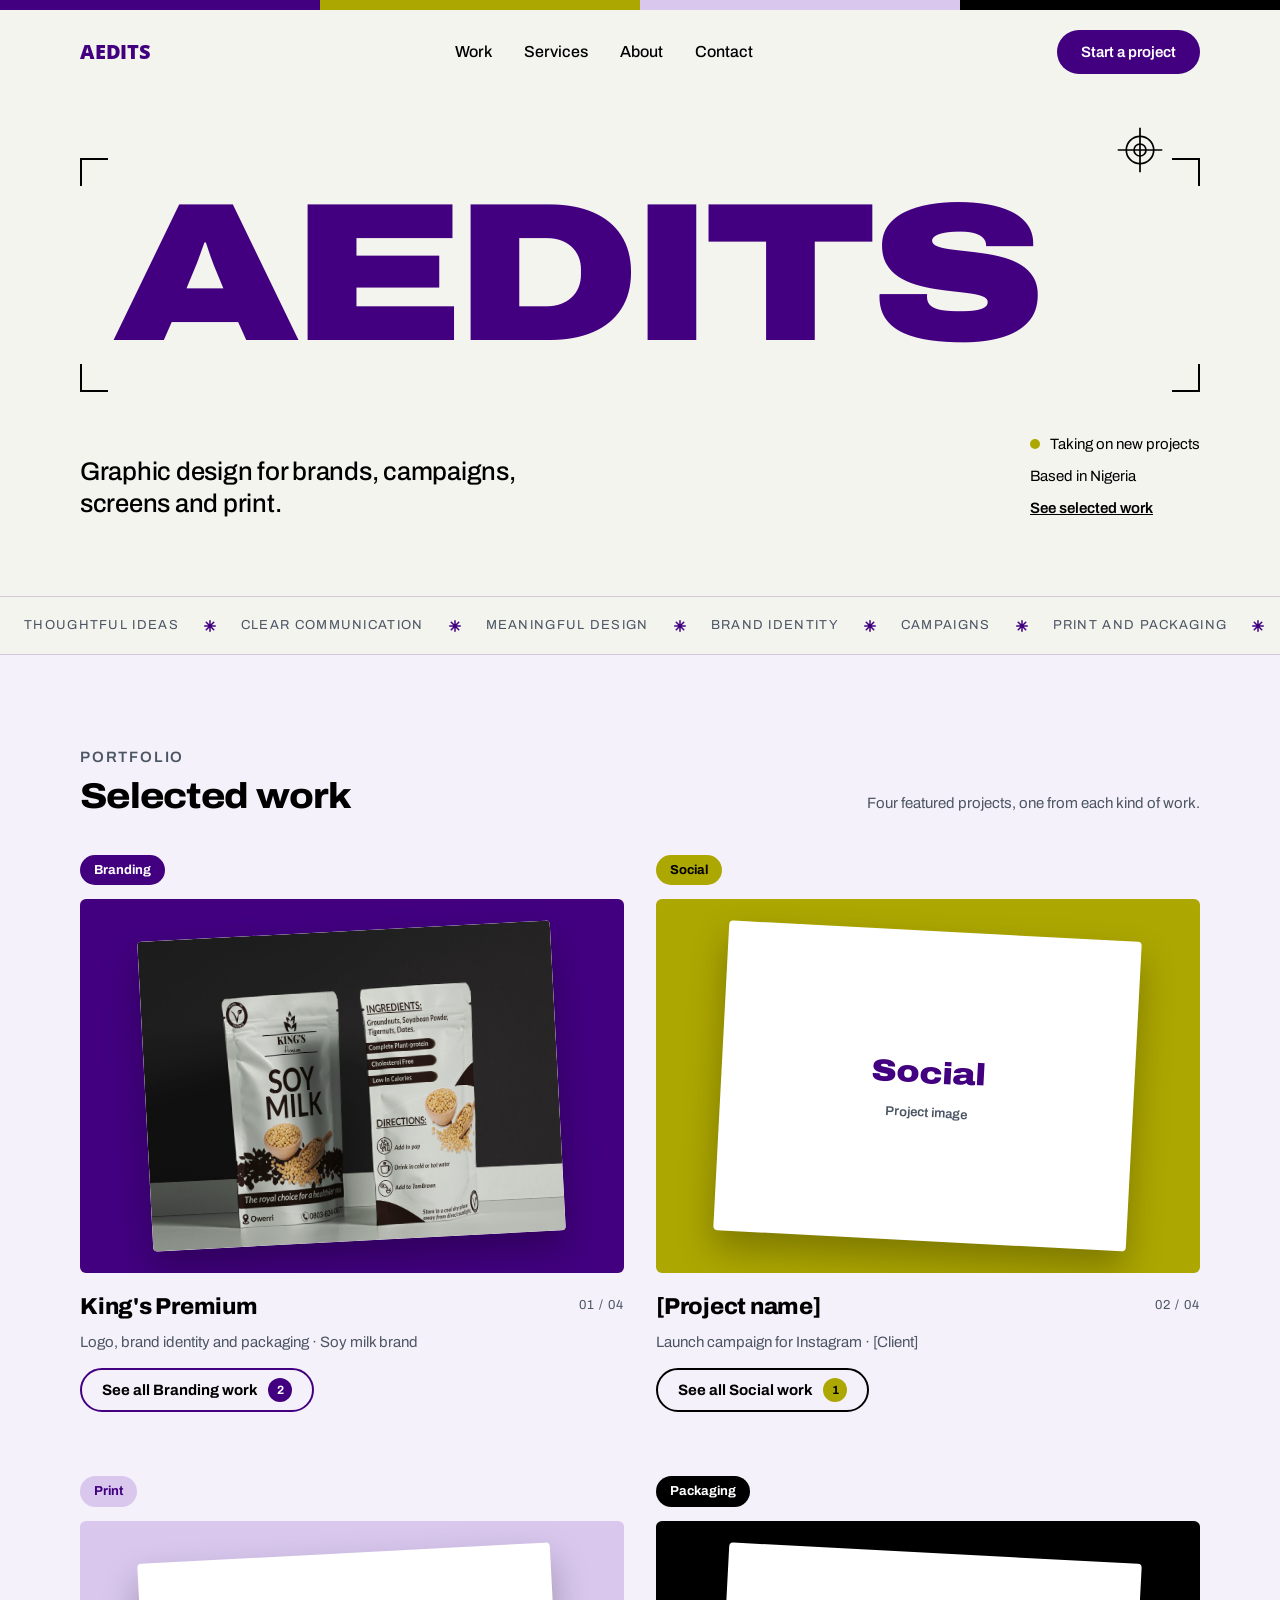
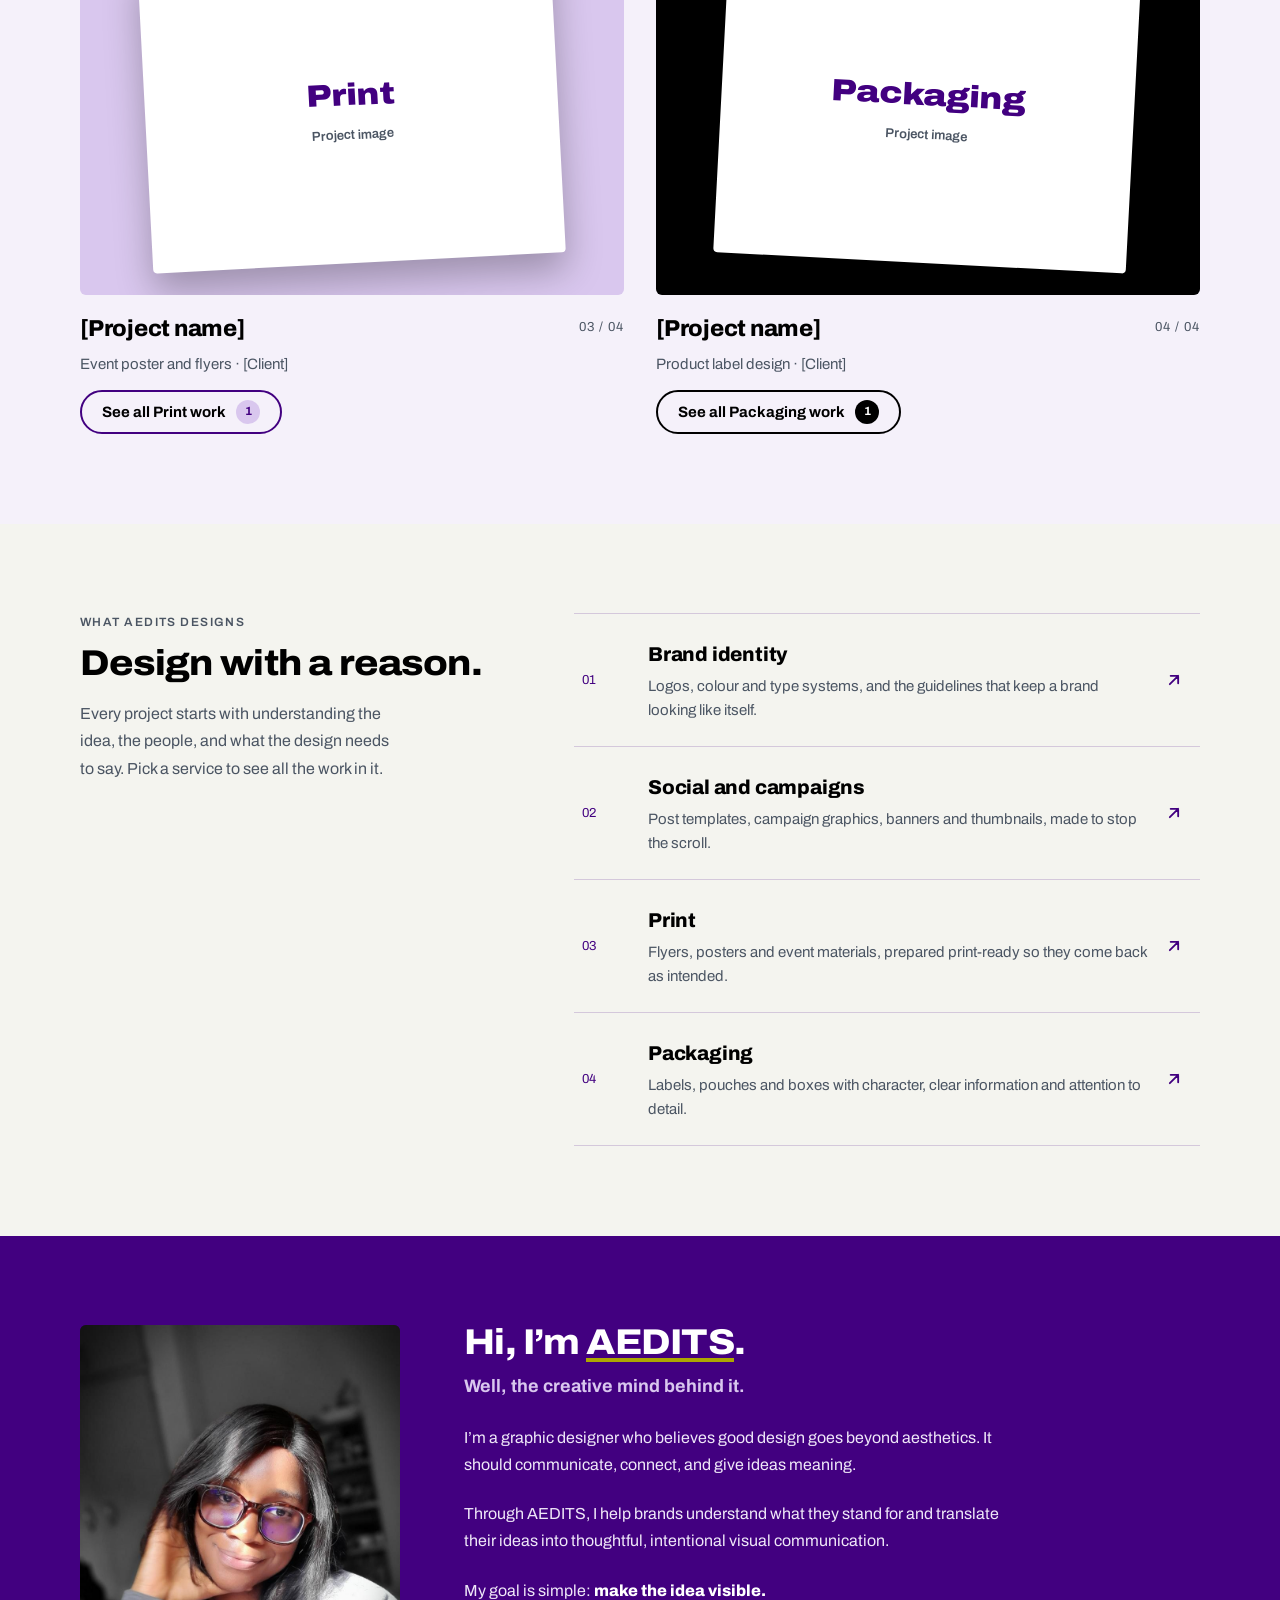
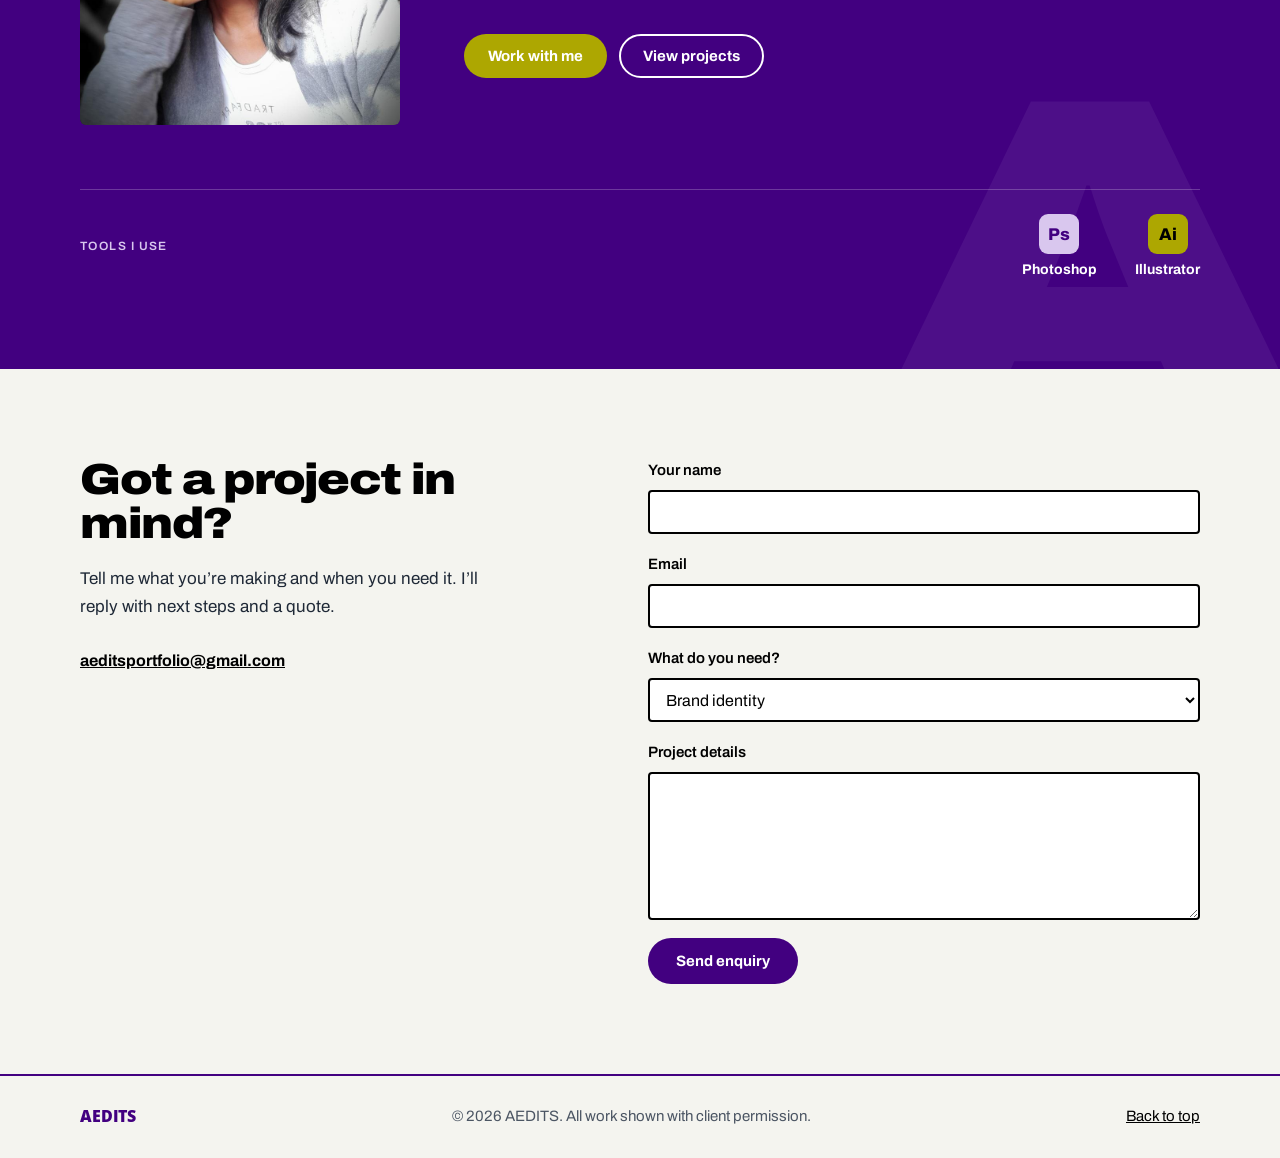
<file: index.html>
<!doctype html>
<html lang="en">
<head>
<meta charset="utf-8">
<meta name="viewport" content="width=device-width, initial-scale=1, viewport-fit=cover">
<title>AEDITS · Graphic design</title>
<meta name="description" content="AEDITS is a graphic design studio in Nigeria for brands, campaigns, screens and print.">
<meta property="og:title" content="AEDITS · Graphic design">
<meta property="og:description" content="Graphic design for brands, campaigns, screens and print.">
<meta name="theme-color" content="#420080">
<link rel="icon" href="data:image/svg+xml,%3Csvg xmlns='http://www.w3.org/2000/svg' viewBox='0 0 64 64'%3E%3Crect width='64' height='64' rx='12' fill='%23420080'/%3E%3Ctext x='32' y='45' font-family='Arial' font-weight='900' font-size='38' text-anchor='middle' fill='%23ada701'%3EA%3C/text%3E%3C/svg%3E">
<link rel="preconnect" href="https://fonts.googleapis.com">
<link rel="preconnect" href="https://fonts.gstatic.com" crossorigin>
<link rel="stylesheet" href="https://fonts.googleapis.com/css2?family=Archivo:wdth,wght@62..125,400..900&family=Open+Sans:wght@600..800&display=swap">
<link rel="stylesheet" href="css/styles.css">
</head>
<body>

<div class="colorbar" aria-hidden="true"><div></div><div></div><div></div><div></div></div>

<header class="wrap header">
  <a href="#top" class="logo">AEDITS</a>
  <button class="menu-btn" type="button" aria-expanded="false" aria-controls="site-nav">Menu</button>
  <nav id="site-nav" class="nav" aria-label="Main">
    <a href="#work">Work</a>
    <a href="#services">Services</a>
    <a href="#about">About</a>
    <a href="#contact">Contact</a>
  </nav>
  <a href="#contact" class="pill pill-primary">Start a project</a>
</header>

<main>
  <section id="top" class="wrap hero">
    <div class="frame">
      <span class="crop tl" aria-hidden="true"></span>
      <span class="crop tr" aria-hidden="true"></span>
      <span class="crop bl" aria-hidden="true"></span>
      <span class="crop br" aria-hidden="true"></span>
      <h1 class="wordmark">AEDITS</h1>
      <svg class="target" aria-hidden="true" width="56" height="56" viewBox="0 0 56 56">
        <circle cx="28" cy="28" r="16" fill="none" stroke="currentColor" stroke-width="2"/>
        <circle cx="28" cy="28" r="7" fill="none" stroke="currentColor" stroke-width="2"/>
        <line x1="28" y1="2" x2="28" y2="54" stroke="currentColor" stroke-width="2"/>
        <line x1="2" y1="28" x2="54" y2="28" stroke="currentColor" stroke-width="2"/>
      </svg>
    </div>
    <div class="hero-foot">
      <p class="tagline">Graphic design for brands, campaigns, screens and print.</p>
      <div class="meta">
        <span><span class="dot" aria-hidden="true"></span>Taking on new projects</span>
        <span>Based in Nigeria</span>
        <a href="#work">See selected work</a>
      </div>
    </div>
  </section>

  <div class="strip" aria-label="Thoughtful ideas, clear communication, meaningful design, made visible">
    <div class="strip-track" aria-hidden="true">
      <span>Thoughtful ideas</span><b><svg class="ico" viewBox="0 0 24 24" fill="none" stroke="currentColor" stroke-width="2.6" stroke-linecap="round" aria-hidden="true"><path d="M12 3v18M3 12h18M5.6 5.6l12.8 12.8M18.4 5.6L5.6 18.4"/></svg></b><span>Clear communication</span><b><svg class="ico" viewBox="0 0 24 24" fill="none" stroke="currentColor" stroke-width="2.6" stroke-linecap="round" aria-hidden="true"><path d="M12 3v18M3 12h18M5.6 5.6l12.8 12.8M18.4 5.6L5.6 18.4"/></svg></b><span>Meaningful design</span><b><svg class="ico" viewBox="0 0 24 24" fill="none" stroke="currentColor" stroke-width="2.6" stroke-linecap="round" aria-hidden="true"><path d="M12 3v18M3 12h18M5.6 5.6l12.8 12.8M18.4 5.6L5.6 18.4"/></svg></b><span>Brand identity</span><b><svg class="ico" viewBox="0 0 24 24" fill="none" stroke="currentColor" stroke-width="2.6" stroke-linecap="round" aria-hidden="true"><path d="M12 3v18M3 12h18M5.6 5.6l12.8 12.8M18.4 5.6L5.6 18.4"/></svg></b><span>Campaigns</span><b><svg class="ico" viewBox="0 0 24 24" fill="none" stroke="currentColor" stroke-width="2.6" stroke-linecap="round" aria-hidden="true"><path d="M12 3v18M3 12h18M5.6 5.6l12.8 12.8M18.4 5.6L5.6 18.4"/></svg></b><span>Print and packaging</span><b><svg class="ico" viewBox="0 0 24 24" fill="none" stroke="currentColor" stroke-width="2.6" stroke-linecap="round" aria-hidden="true"><path d="M12 3v18M3 12h18M5.6 5.6l12.8 12.8M18.4 5.6L5.6 18.4"/></svg></b><span>Made visible</span><b><svg class="ico" viewBox="0 0 24 24" fill="none" stroke="currentColor" stroke-width="2.6" stroke-linecap="round" aria-hidden="true"><path d="M12 3v18M3 12h18M5.6 5.6l12.8 12.8M18.4 5.6L5.6 18.4"/></svg></b>
      <span>Thoughtful ideas</span><b><svg class="ico" viewBox="0 0 24 24" fill="none" stroke="currentColor" stroke-width="2.6" stroke-linecap="round" aria-hidden="true"><path d="M12 3v18M3 12h18M5.6 5.6l12.8 12.8M18.4 5.6L5.6 18.4"/></svg></b><span>Clear communication</span><b><svg class="ico" viewBox="0 0 24 24" fill="none" stroke="currentColor" stroke-width="2.6" stroke-linecap="round" aria-hidden="true"><path d="M12 3v18M3 12h18M5.6 5.6l12.8 12.8M18.4 5.6L5.6 18.4"/></svg></b><span>Meaningful design</span><b><svg class="ico" viewBox="0 0 24 24" fill="none" stroke="currentColor" stroke-width="2.6" stroke-linecap="round" aria-hidden="true"><path d="M12 3v18M3 12h18M5.6 5.6l12.8 12.8M18.4 5.6L5.6 18.4"/></svg></b><span>Brand identity</span><b><svg class="ico" viewBox="0 0 24 24" fill="none" stroke="currentColor" stroke-width="2.6" stroke-linecap="round" aria-hidden="true"><path d="M12 3v18M3 12h18M5.6 5.6l12.8 12.8M18.4 5.6L5.6 18.4"/></svg></b><span>Campaigns</span><b><svg class="ico" viewBox="0 0 24 24" fill="none" stroke="currentColor" stroke-width="2.6" stroke-linecap="round" aria-hidden="true"><path d="M12 3v18M3 12h18M5.6 5.6l12.8 12.8M18.4 5.6L5.6 18.4"/></svg></b><span>Print and packaging</span><b><svg class="ico" viewBox="0 0 24 24" fill="none" stroke="currentColor" stroke-width="2.6" stroke-linecap="round" aria-hidden="true"><path d="M12 3v18M3 12h18M5.6 5.6l12.8 12.8M18.4 5.6L5.6 18.4"/></svg></b><span>Made visible</span><b><svg class="ico" viewBox="0 0 24 24" fill="none" stroke="currentColor" stroke-width="2.6" stroke-linecap="round" aria-hidden="true"><path d="M12 3v18M3 12h18M5.6 5.6l12.8 12.8M18.4 5.6L5.6 18.4"/></svg></b>
    </div>
  </div>

  <section id="work" class="work section">
    <div class="wrap">
      <div class="work-head">
        <div><p class="eyebrow">Portfolio</p><h2 class="h2" style="margin-top:10px">Selected work</h2></div>
        <p>Four featured projects, one from each kind of work.</p>
      </div>
      <!-- Projects come from data/projects.js — add and edit them in admin.html -->
      <div class="feat-grid" id="featured"></div>
      <p class="empty" id="empty" hidden></p>
    </div>
  </section>

  <section id="services" class="wrap section services">
    <div class="services-intro">
      <p class="eyebrow">What AEDITS designs</p>
      <h2 class="h2">Design with a reason.</h2>
      <p>Every project starts with understanding the idea, the people, and what the design needs to say. Pick a service to see all the work in it.</p>
    </div>
    <ul class="service-list">
      <li><a href="category.html?c=branding" class="service-row">
        <span class="num">01</span>
        <span><span class="service-name">Brand identity</span><span class="service-desc">Logos, colour and type systems, and the guidelines that keep a brand looking like itself.</span></span>
        <span class="service-arr"><svg class="ico" viewBox="0 0 24 24" fill="none" stroke="currentColor" stroke-width="2.2" stroke-linecap="round" stroke-linejoin="round" aria-hidden="true"><path d="M7 17L17 7M8 7h9v9"/></svg></span>
      </a></li>
      <li><a href="category.html?c=social" class="service-row">
        <span class="num">02</span>
        <span><span class="service-name">Social and campaigns</span><span class="service-desc">Post templates, campaign graphics, banners and thumbnails, made to stop the scroll.</span></span>
        <span class="service-arr"><svg class="ico" viewBox="0 0 24 24" fill="none" stroke="currentColor" stroke-width="2.2" stroke-linecap="round" stroke-linejoin="round" aria-hidden="true"><path d="M7 17L17 7M8 7h9v9"/></svg></span>
      </a></li>
      <li><a href="category.html?c=print" class="service-row">
        <span class="num">03</span>
        <span><span class="service-name">Print</span><span class="service-desc">Flyers, posters and event materials, prepared print-ready so they come back as intended.</span></span>
        <span class="service-arr"><svg class="ico" viewBox="0 0 24 24" fill="none" stroke="currentColor" stroke-width="2.2" stroke-linecap="round" stroke-linejoin="round" aria-hidden="true"><path d="M7 17L17 7M8 7h9v9"/></svg></span>
      </a></li>
      <li><a href="category.html?c=packaging" class="service-row">
        <span class="num">04</span>
        <span><span class="service-name">Packaging</span><span class="service-desc">Labels, pouches and boxes with character, clear information and attention to detail.</span></span>
        <span class="service-arr"><svg class="ico" viewBox="0 0 24 24" fill="none" stroke="currentColor" stroke-width="2.2" stroke-linecap="round" stroke-linejoin="round" aria-hidden="true"><path d="M7 17L17 7M8 7h9v9"/></svg></span>
      </a></li>
    </ul>
  </section>

  <section id="about" class="about on-purple">
    <div class="wrap about-in">
      <div class="about-side">
        <!-- To change the photo, replace images/portrait.jpg -->
        <div class="portrait"><img src="images/portrait.jpg" alt="Portrait of the designer behind AEDITS, smiling in glasses" width="810" height="1080"></div>
      </div>
      <div class="about-copy">
        <div>
          <h2 class="h2 about-title">Hi, I’m <span class="hl">AEDITS</span>.</h2>
          <p class="about-sub">Well, the creative mind behind it.</p>
        </div>
        <p>I’m a graphic designer who believes good design goes beyond aesthetics. It should communicate, connect, and give ideas meaning.</p>
        <p>Through AEDITS, I help brands understand what they stand for and translate their ideas into thoughtful, intentional visual communication.</p>
        <p>My goal is simple: <strong>make the idea visible.</strong></p>
        <div class="btns">
          <a href="#contact" class="pill pill-accent">Work with me <span class="arr" aria-hidden="true">→</span></a>
          <a href="#work" class="pill pill-ghost">View projects <span class="arr" aria-hidden="true">→</span></a>
        </div>
      </div>
    </div>
    <div class="wrap tools">
      <h3>Tools I use</h3>
      <ul class="tool-list">
        <!-- To add an app icon: put it in images/ and replace the letters with
             <img src="images/photoshop.png" alt=""> -->
        <li class="tool">
          <span class="tool-icon tool-ps">Ps</span>
          <span><strong>Photoshop</strong></span>
        </li>
        <li class="tool">
          <span class="tool-icon tool-ai">Ai</span>
          <span><strong>Illustrator</strong></span>
        </li>
      </ul>
    </div>
  </section>

  <section id="contact" class="wrap section contact">
    <div class="contact-intro">
      <h2 class="big">Got a project in mind?</h2>
      <p>Tell me what you’re making and when you need it. I’ll reply with next steps and a quote.</p>
      <div class="contact-links">
        <a class="email" data-config-email href="#contact">Email</a>
        <a data-config-link="instagram" href="#" target="_blank" rel="noopener">Instagram</a>
        <a data-config-link="behance" href="#" target="_blank" rel="noopener">Behance</a>
        <a data-config-link="whatsapp" href="#" target="_blank" rel="noopener">WhatsApp</a>
      </div>
    </div>

    <div class="contact-side">
      <div class="sent" id="sent" role="status" tabindex="-1" hidden>
        <strong id="sent-title">Enquiry sent</strong>
        <span id="sent-msg"></span>
      </div>
      <form id="enquiry" class="enquiry" novalidate>
        <div class="field">
          <label for="c-name">Your name</label>
          <input id="c-name" name="name" type="text" autocomplete="name" required>
        </div>
        <div class="field">
          <label for="c-email">Email</label>
          <input id="c-email" name="email" type="email" autocomplete="email" required>
        </div>
        <div class="field">
          <label for="c-service">What do you need?</label>
          <select id="c-service" name="service">
            <option>Brand identity</option>
            <option>Social and digital</option>
            <option>Print and packaging</option>
            <option>Something else</option>
          </select>
        </div>
        <div class="field">
          <label for="c-msg">Project details</label>
          <textarea id="c-msg" name="message" rows="5"></textarea>
        </div>
        <div class="honey" aria-hidden="true">
          <label for="c-bot">Leave this empty</label>
          <input id="c-bot" type="checkbox" name="botcheck" tabindex="-1">
        </div>
        <p class="error" id="form-error" role="alert" hidden></p>
        <button type="submit" class="pill pill-primary">Send enquiry</button>
      </form>
    </div>
  </section>
</main>

<footer>
  <div class="wrap foot">
    <span class="logo">AEDITS</span>
    <span class="muted">© <span data-year>2026</span> AEDITS. All work shown with client permission.</span>
    <a href="#top">Back to top</a>
  </div>
</footer>

<script src="js/config.js"></script>
<script src="data/projects.js"></script>
<script src="js/main.js"></script>
<script src="js/home.js"></script>
</body>
</html>
</file>
<file: css/styles.css>
/* AEDITS — shared styles */
:root{
  --primary:#420080;
  --primary-deep:#2E005A;
  --accent:#ada701;
  --lavender:#D9C7EE;
  --bg:#F4F4EF;
  --bg-soft:#F5F1FA;
  --text:#000000;
  --text-2:#1F2937;
  --text-3:#4B5563;
  --brand-text:#420080;
  --line:#000000;
  --field-bg:#FFFFFF;
  --error:#B42318;
  --sans:'Archivo','Helvetica Neue',Arial,sans-serif;
  --display:'Archivo','Helvetica Neue',Arial,sans-serif;
  --mono:'Archivo','Helvetica Neue',Arial,sans-serif;
  --logo:'Open Sans',Arial,sans-serif;
  color-scheme:light;
  box-sizing:border-box;
  padding-top:env(safe-area-inset-top,0px);
  padding-bottom:env(safe-area-inset-bottom,0px);
}
@media (prefers-color-scheme: dark){
  :root:not([data-theme="light"]){
    --bg:#140C1F;--bg-soft:#1E1230;--text:#F4EFFA;--text-2:#DDD3EA;--text-3:#B9AECA;
    --brand-text:#CDB0F5;--line:#F4EFFA;--field-bg:#1E1230;--error:#FF8A80;color-scheme:dark;
  }
}
:root[data-theme="dark"]{
  --bg:#140C1F;--bg-soft:#1E1230;--text:#F4EFFA;--text-2:#DDD3EA;--text-3:#B9AECA;
  --brand-text:#CDB0F5;--line:#F4EFFA;--field-bg:#1E1230;--error:#FF8A80;color-scheme:dark;
}
html{scroll-padding-top:env(safe-area-inset-top,0px)}
@media (prefers-reduced-motion: reduce){*{transition:none !important}}
/* section you jump to fades in */
.arrive{animation:arrive 1s cubic-bezier(.25,.6,.3,1)}
@keyframes arrive{from{opacity:0;transform:translateY(16px)}to{opacity:1;transform:none}}
@media (prefers-reduced-motion: reduce){.arrive{animation:none}}
*,*::before,*::after{box-sizing:border-box}
[hidden]{display:none !important}
body{margin:0;background:var(--bg);color:var(--text);font-family:var(--sans);font-size:16px;line-height:1.6;-webkit-font-smoothing:antialiased}
img{max-width:100%;display:block}
a{color:var(--text)}
a:hover{color:var(--brand-text)}
:focus-visible{outline:3px solid var(--brand-text);outline-offset:3px}
.on-purple :focus-visible{outline-color:#FFFFFF}
.wrap{max-width:1200px;margin:0 auto;padding-inline:clamp(20px,4vw,40px)}
.section{padding-block:clamp(56px,7vw,104px)}
h1,h2,h3,.cat-name{font-family:var(--display)}
.eyebrow{margin:0;font-family:var(--mono);font-size:12px;font-weight:600;letter-spacing:.12em;text-transform:uppercase;color:var(--text-3)}
.h2{margin:0;font-weight:800;font-stretch:110%;font-size:clamp(28px,2.8vw,40px);line-height:1;letter-spacing:-0.02em}
.pill{display:inline-flex;align-items:center;justify-content:center;gap:8px;min-height:44px;padding:0 22px;border-radius:999px;font:inherit;font-weight:700;font-size:15px;text-decoration:none;cursor:pointer;border:2px solid transparent}
.pill:disabled{opacity:.6;cursor:wait}
.pill-primary{background:var(--primary);color:#FFFFFF}
.pill-primary:hover{background:var(--primary-deep);color:#FFFFFF}
.pill-accent{background:var(--accent);color:#000000}
.pill-accent:hover{color:#000000;filter:brightness(1.08)}
.pill-ghost{border-color:#FFFFFF;color:#FFFFFF}
.pill-ghost:hover{background:#FFFFFF;color:var(--primary)}
.pill-outline{border-color:var(--brand-text);color:var(--brand-text);background:transparent}
.pill-outline:hover{background:var(--primary);border-color:var(--primary);color:#FFFFFF}

/* colour bar */
.colorbar{display:grid;grid-template-columns:repeat(4,minmax(0,1fr));height:10px}
.colorbar div:nth-child(1){background:#420080}
.colorbar div:nth-child(2){background:#ada701}
.colorbar div:nth-child(3){background:#D9C7EE}
.colorbar div:nth-child(4){background:#000000}

/* header */
.header{display:flex;align-items:center;justify-content:space-between;gap:24px;padding-block:20px;flex-wrap:wrap}
.logo{font-family:var(--logo);font-weight:800;font-size:20px;letter-spacing:-0.01em;text-decoration:none;color:var(--brand-text)}
.nav{display:flex;gap:32px;font-weight:500}
.nav a{text-decoration:none}
.header .pill-primary{min-height:44px;font-size:15px;font-weight:600}
.menu-btn{display:none;min-height:44px;min-width:44px;align-items:center;justify-content:center;background:none;border:2px solid var(--line);border-radius:999px;color:var(--text);cursor:pointer;padding:0 16px;font:inherit;font-weight:600}
@media (max-width:760px){
  .menu-btn{display:inline-flex}
  .header .pill-primary{display:none}
  .nav{display:none;width:100%;flex-direction:column;gap:0;border-top:2px solid var(--line)}
  .nav.open{display:flex}
  .nav a{padding:14px 0;border-bottom:1px solid var(--lavender);font-size:20px}
}

/* hero: the AEDITS name across the page inside print crop marks */
.hero{padding-block:clamp(28px,5vw,64px) clamp(40px,6vw,80px)}
.frame{position:relative;padding:clamp(20px,3vw,36px) clamp(16px,2.5vw,32px)}
.crop{position:absolute;width:28px;height:28px;border:0 solid var(--line)}
.crop.tl{top:0;left:0;border-top-width:2px;border-left-width:2px}
.crop.tr{top:0;right:0;border-top-width:2px;border-right-width:2px}
.crop.bl{bottom:0;left:0;border-bottom-width:2px;border-left-width:2px}
.crop.br{bottom:0;right:0;border-bottom-width:2px;border-right-width:2px}
.wordmark{margin:0;font-weight:900;font-stretch:125%;font-size:clamp(56px,15.4vw,220px);line-height:0.82;letter-spacing:-0.035em;color:var(--brand-text)}
.target{position:absolute;right:clamp(16px,2.5vw,32px);bottom:calc(100% - 20px);background:var(--bg);padding:4px;color:var(--line)}
.hero-foot{margin-top:clamp(24px,3.5vw,40px);display:flex;flex-wrap:wrap;justify-content:space-between;align-items:flex-end;gap:24px 32px}
.tagline{margin:0;max-width:30ch;font-size:clamp(20px,2vw,28px);line-height:1.25;font-weight:500;letter-spacing:-0.01em}
.meta{display:flex;flex-direction:column;gap:8px;font-size:15px}
.meta a{font-weight:600}
.dot{display:inline-block;width:10px;height:10px;border-radius:50%;background:var(--accent);margin-right:10px}

/* phrase strip: slowly scrolls across, pauses on hover */
.strip{overflow:hidden;border-block:1px solid rgba(66,0,128,.18);padding-block:18px;color:var(--text-3);font-family:var(--mono);font-size:13px;letter-spacing:.1em;text-transform:uppercase;white-space:nowrap}
.strip-track{display:inline-flex;align-items:center;animation:strip 45s linear infinite}
.strip:hover .strip-track{animation-play-state:paused}
.strip span{padding-inline:24px}
.strip b{display:inline-flex;color:var(--brand-text);font-size:14px}
.ico{display:inline-block;width:1em;height:1em;flex:none;vertical-align:-0.125em}
@keyframes strip{to{transform:translateX(-50%)}}
@media (prefers-reduced-motion: reduce){.strip-track{animation:none}}

/* work grid */
.work{background:var(--bg-soft)}
.work-head{display:flex;flex-wrap:wrap;justify-content:space-between;align-items:flex-end;gap:12px 24px;margin-bottom:40px}
.work-head p{margin:0;font-size:15px;color:var(--text-3)}
.grid{display:grid;grid-template-columns:repeat(auto-fill,minmax(min(100%,380px),1fr));gap:28px}

/* selected work: four featured projects, one per category, as large cards */
.feat-grid{display:grid;grid-template-columns:repeat(2,minmax(0,1fr));gap:clamp(40px,5vw,64px) clamp(20px,2.5vw,32px)}
@media (max-width:760px){.feat-grid{grid-template-columns:minmax(0,1fr)}}
.feat{--c:#420080;--c-fg:#FFFFFF;display:flex;flex-direction:column;gap:14px;min-width:0}
.feat.social{--c:#ADA701;--c-fg:#000000}
.feat.print,.feat.other{--c:#D9C7EE;--c-fg:#420080}
.feat.packaging{--c:#000000;--c-fg:#FFFFFF}
.feat-cat{align-self:flex-start;padding:5px 14px;border-radius:999px;background:var(--c);color:var(--c-fg);font-size:13px;font-weight:700}
.feat-link{display:flex;flex-direction:column;gap:16px;color:var(--text);text-decoration:none}
.feat-link:hover{color:var(--text)}
.feat-art{position:relative;display:grid;place-items:center;aspect-ratio:16/11;border-radius:6px;background:var(--c);overflow:hidden}
.feat-piece{display:block;width:76%;aspect-ratio:4/3;border-radius:4px;overflow:hidden;background:#FFFFFF;box-shadow:0 18px 36px rgba(0,0,0,.28);transform:rotate(-3deg);transition:transform .5s cubic-bezier(.25,.6,.3,1)}
.feat:nth-child(even) .feat-piece{transform:rotate(3deg)}
.feat-link:hover .feat-piece{transform:rotate(0) scale(1.04)}
.feat-piece img{width:100%;height:100%;object-fit:cover;display:block}
.feat-ph{height:100%;display:flex;flex-direction:column;align-items:center;justify-content:center;gap:6px;color:#420080;font-weight:900;font-stretch:115%;font-size:clamp(22px,2.4vw,32px)}
.feat-ph small{font-size:13px;font-weight:600;font-stretch:100%;color:var(--text-3)}
.feat-cap{display:flex;justify-content:space-between;align-items:flex-start;gap:16px}
.feat-cap strong{display:block;font-size:clamp(19px,1.8vw,24px);font-weight:800;letter-spacing:-0.01em}
.feat-sub{display:block;margin-top:4px;font-size:15px;color:var(--text-3)}
.feat-idx{flex:none;font-family:var(--mono);font-size:13px;letter-spacing:.08em;color:var(--text-3);padding-top:6px}
.feat-all{align-self:flex-start;display:inline-flex;align-items:center;gap:10px;min-height:44px;padding:0 20px;border-radius:999px;border:2px solid var(--c);background:transparent;color:var(--text);font-weight:700;font-size:15px;text-decoration:none;transition:background .25s ease,color .25s ease}
.feat.social .feat-all,.feat.print .feat-all{border-color:var(--c-fg)}
.feat-all:hover{background:var(--c);border-color:var(--c);color:var(--c-fg)}
.feat-n{display:inline-grid;place-items:center;min-width:24px;height:24px;padding:0 6px;border-radius:999px;background:var(--c);color:var(--c-fg);font-size:12px}
.feat-all:hover .feat-n{background:var(--c-fg);color:var(--c)}
.feat-all{gap:10px}
.feat-arr{display:inline-block;width:0;margin-left:-10px;opacity:0;overflow:hidden;transform:translateX(-6px);transition:width .25s ease,margin .25s ease,opacity .25s ease,transform .25s ease}
.feat-all:hover .feat-arr,.feat-all:focus-visible .feat-arr{width:1.1em;margin-left:0;opacity:1;transform:none}

.card{display:flex;flex-direction:column;gap:14px}
.tile{display:flex;align-items:center;justify-content:center;aspect-ratio:4/3;border-radius:4px;text-decoration:none;font-size:15px;font-weight:600;overflow:hidden}
.tile img{width:100%;height:100%;object-fit:cover;transition:transform .4s ease}
a.tile:hover img{transform:scale(1.03)}
.tile.branding{background:var(--primary);color:#FFFFFF}
.tile.social{background:var(--accent);color:#000000}
.tile.print,.tile.other{background:var(--lavender);color:#420080}
.tile.packaging{background:#000000;color:#FFFFFF}
.card-row{display:flex;justify-content:space-between;align-items:baseline;gap:16px}
.card h3{margin:0;font-size:20px;font-weight:700}
.card h3 a{text-decoration:none}
.card h3 a:hover{text-decoration:underline}
.card .cat{font-size:15px;color:var(--text-3);white-space:nowrap}
.card p{margin:0;font-size:16px;color:var(--text-2)}
.empty{margin:24px 0 0}

/* services */
.services{display:grid;grid-template-columns:minmax(0,.8fr) minmax(0,1.2fr);gap:clamp(28px,6vw,88px);align-items:start}
@media (max-width:860px){.services{grid-template-columns:minmax(0,1fr)}}
.services-intro .h2{margin:14px 0 18px}
.services-intro > p:last-child{margin:0;max-width:36ch;color:var(--text-3);line-height:1.7}
.service-list{list-style:none;margin:0;padding:0;border-top:1px solid rgba(66,0,128,.18)}
.service-list li{border-bottom:1px solid rgba(66,0,128,.18)}
.service-row{all:unset;box-sizing:border-box;width:100%;display:grid;grid-template-columns:52px minmax(0,1fr) 28px;align-items:center;gap:14px;padding:24px 8px;cursor:pointer;border-radius:8px;transition:background .3s ease}
.service-row:hover{background:var(--bg-soft)}
.service-row:focus-visible{outline:3px solid var(--brand-text);outline-offset:2px}
.service-row .num{font-family:var(--mono);font-size:13px;color:var(--brand-text)}
.service-name{display:block;font-family:var(--display);font-size:clamp(18px,1.6vw,20px);font-weight:800;letter-spacing:-0.01em;transition:transform .3s ease}
.service-desc{display:block;margin-top:4px;font-size:15px;color:var(--text-3)}
.service-arr{display:flex;font-size:20px;color:var(--brand-text);transition:transform .3s ease}
.service-row:hover .service-name{transform:translateX(6px)}
.service-row:hover .service-arr{transform:translate(3px,-3px)}

/* about */
.about{background:var(--primary);color:#FFFFFF;padding-block:clamp(56px,7vw,96px)}
.about-in{display:grid;grid-template-columns:minmax(240px,320px) minmax(0,1fr);gap:clamp(32px,5vw,72px);align-items:start}
.about-side{display:flex;flex-direction:column;gap:28px}
@media (max-width:820px){.about-in{grid-template-columns:minmax(0,1fr)}.about-in .portrait{max-width:340px}}
.about a{color:#FFFFFF}
.about{position:relative;overflow:hidden}
.about::after{content:"A";position:absolute;right:-0.04em;bottom:-0.24em;font-family:var(--display);font-weight:900;font-stretch:125%;font-size:clamp(260px,34vw,480px);line-height:1;color:rgba(255,255,255,.06);pointer-events:none}
.about > *{position:relative;z-index:1}
.portrait{width:100%;aspect-ratio:4/5;background:var(--primary-deep);display:flex;align-items:center;justify-content:center;border-radius:6px;color:#D9C7EE;font-size:15px;text-align:center;padding:16px;overflow:hidden}
.portrait img{width:100%;height:100%;object-fit:cover;object-position:50% 30%}
.portrait:has(img){padding:0}
.about-copy{flex:999 1 420px;min-width:0;display:flex;flex-direction:column;gap:22px}
.about-copy .h2{max-width:18ch}
.about-copy p{margin:0;font-size:16px;line-height:1.7;max-width:62ch;color:#EFE7F8}
.about-copy p strong{color:#FFFFFF;font-weight:800}
.about-copy .about-sub{margin-top:10px;font-size:18px;font-weight:700;color:#D9C7EE}
.tools{display:flex;flex-wrap:wrap;justify-content:space-between;align-items:center;gap:16px 24px;margin-top:clamp(40px,5vw,64px)}
.tools::before{content:"";flex-basis:100%;height:1px;margin-bottom:8px;background:rgba(255,255,255,.22)}
.tools h3{margin:0;font-family:var(--mono);font-size:12px;font-weight:600;letter-spacing:.12em;text-transform:uppercase;white-space:nowrap;color:var(--lavender)}
.tool-list{list-style:none;margin:0;padding:0;display:flex;gap:clamp(20px,3vw,40px)}
.tool{display:flex;flex-direction:column;align-items:center;gap:8px;text-align:center}
.tool-icon{flex:none;width:40px;height:40px;border-radius:9px;display:flex;align-items:center;justify-content:center;font-weight:800;font-size:17px;overflow:hidden}
.tool-icon img{width:100%;height:100%;object-fit:cover}
.tool-ps{background:var(--lavender);color:var(--primary)}
.tool-ai{background:var(--accent);color:#000000}
.tool strong{display:block;font-size:14px;font-weight:700;line-height:1.2}
@media (max-width:560px){
  .tools h3{font-size:11px}
  .tool-list{gap:20px}
  .tool{gap:6px}
  .tool-icon{width:32px;height:32px;border-radius:8px;font-size:14px}
  .tool strong{font-size:12px}
}
.btns{display:flex;flex-wrap:wrap;gap:12px;margin-top:8px}
.btns .pill{white-space:nowrap}
.about .pill{transition:transform .2s ease,background .2s ease,color .2s ease}
.about .pill:hover{transform:translateY(-2px)}
.about .pill .arr{display:inline-block;width:0;opacity:0;overflow:hidden;transform:translateX(-6px);transition:width .25s ease,opacity .25s ease,transform .25s ease}
.about .pill:hover .arr,.about .pill:focus-visible .arr{width:1.1em;opacity:1;transform:none}
.about .pill:has(.arr){gap:0}

/* about: heading highlight (drawn in when the section scrolls into view) */
.hl{background-image:linear-gradient(var(--accent),var(--accent));background-repeat:no-repeat;background-size:0% .12em;background-position:0 96%;padding-bottom:.04em;-webkit-box-decoration-break:clone;box-decoration-break:clone;transition:background-size .9s cubic-bezier(.65,0,.35,1) .2s}
.about-title.lit .hl{background-size:100% .12em}
@media (prefers-reduced-motion: reduce){.hl{background-size:100% .12em}}

/* contact */
.contact{display:flex;flex-wrap:wrap;gap:clamp(40px,6vw,96px)}
.contact-intro{flex:1 1 360px;display:flex;flex-direction:column;gap:20px}
.contact-intro > p{margin:0;font-size:17px;line-height:1.6;max-width:40ch;color:var(--text-2)}
.big{margin:0;font-weight:900;font-stretch:115%;font-size:clamp(32px,3.4vw,48px);line-height:1;letter-spacing:-0.03em}
.contact-links{display:flex;flex-direction:column;gap:10px;font-size:16px;margin-top:8px}
.contact-links .email{font-weight:700}
.contact-side{flex:1 1 420px;display:flex;flex-direction:column}
.enquiry{display:flex;flex-direction:column;gap:18px}
.field{display:flex;flex-direction:column;gap:8px}
label{font-size:15px;font-weight:600}
input,select,textarea{font:inherit;font-size:16px;color:var(--text);background:var(--field-bg);border:2px solid var(--line);border-radius:4px}
input,select{min-height:44px;padding:0 12px}
textarea{padding:12px 14px;line-height:1.5;resize:vertical}
.honey{position:absolute;left:-9999px;width:1px;height:1px;overflow:hidden}
.error{margin:0;color:var(--error);font-weight:600}
.sent{padding:28px;background:var(--accent);color:#000000;border-radius:4px;display:flex;flex-direction:column;gap:8px}
.sent strong{font-size:19px}
.sent a{color:#000000}
.enquiry button{align-self:flex-start;min-height:46px;padding:0 26px;font-size:15px}

/* footer */
footer{border-top:2px solid var(--brand-text)}
.foot{display:flex;flex-wrap:wrap;justify-content:space-between;gap:16px;padding-block:28px;font-size:15px}
.foot .logo{font-size:16px}
.foot .muted{color:var(--text-3)}

/* project page */
.back{display:inline-flex;align-items:center;gap:8px;min-height:44px;font-weight:600;text-decoration:none}
.back:hover{text-decoration:underline}
.p-head{padding-block:clamp(24px,4vw,48px) clamp(28px,4vw,48px);display:flex;flex-direction:column;gap:20px}
.p-title{margin:0;font-weight:900;font-stretch:115%;font-size:clamp(32px,4vw,56px);line-height:0.92;letter-spacing:-0.03em;color:var(--brand-text);overflow-wrap:anywhere}
.p-meta{display:flex;flex-wrap:wrap;gap:12px 40px;margin:0;padding:0}
.p-meta div{display:flex;flex-direction:column;gap:2px}
.p-meta dt{font-size:14px;color:var(--text-3)}
.p-meta dd{margin:0;font-size:18px;font-weight:600}
.p-cover{aspect-ratio:16/9;border-radius:4px;overflow:hidden;display:flex;align-items:center;justify-content:center;font-weight:600}
.p-cover img{width:100%;height:100%;object-fit:cover}
.p-body{display:flex;flex-wrap:wrap;gap:clamp(32px,5vw,72px);padding-block:clamp(40px,6vw,80px)}
.p-summary{flex:1 1 280px;margin:0;font-size:clamp(19px,1.7vw,23px);line-height:1.25;font-weight:500}
.p-desc{flex:2 1 420px;min-width:0}
.p-desc p{margin:0 0 1.1em;font-size:18px;line-height:1.65;max-width:62ch;color:var(--text-2)}
.gallery{display:grid;grid-template-columns:repeat(auto-fill,minmax(min(100%,420px),1fr));gap:20px;padding-bottom:clamp(48px,7vw,96px)}
.g-item{display:block;padding:0;border:0;background:var(--bg-soft);border-radius:4px;overflow:hidden;cursor:zoom-in;aspect-ratio:4/3}
.g-item img{width:100%;height:100%;object-fit:cover;transition:transform .4s ease}
.g-item:hover img{transform:scale(1.03)}
.p-nav{display:flex;flex-wrap:wrap;justify-content:space-between;gap:20px;padding-block:32px;border-top:2px solid var(--line)}
.p-nav a{display:flex;flex-direction:column;gap:2px;text-decoration:none;max-width:45%}
.p-nav a span{font-size:14px;color:var(--text-3)}
.p-nav a strong{font-size:19px;font-weight:800}
.p-nav a:hover strong{text-decoration:underline}
.p-nav .next{margin-left:auto;text-align:right}
.notfound{padding-block:clamp(64px,10vw,140px);display:flex;flex-direction:column;gap:20px;align-items:flex-start}

/* lightbox */
.lightbox{border:0;padding:0;margin:auto;max-width:100vw;max-height:100vh;width:100vw;height:100vh;background:rgba(20,12,31,.94);color:#FFFFFF}
.lightbox::backdrop{background:rgba(20,12,31,.94)}
.lb-in{position:relative;width:100%;height:100%;display:flex;flex-direction:column;align-items:center;justify-content:center;gap:14px;padding:72px 72px calc(32px + env(safe-area-inset-bottom,0px))}
.lb-in img{max-width:100%;max-height:calc(100% - 48px);object-fit:contain;border-radius:2px}
.lb-cap{margin:0;font-size:15px;color:#E5DAF3;text-align:center}
.lb-btn{position:absolute;min-width:48px;min-height:48px;border-radius:999px;border:2px solid #FFFFFF;background:transparent;color:#FFFFFF;cursor:pointer;display:inline-flex;align-items:center;justify-content:center;font:inherit;font-weight:600;padding:0 14px}
.lb-btn:hover{background:#FFFFFF;color:#420080}
.lb-btn:focus-visible{outline-color:#FFFFFF}
.lb-close{top:calc(16px + env(safe-area-inset-top,0px));right:16px}
.lb-prev{left:12px;top:50%;transform:translateY(-50%)}
.lb-next{right:12px;top:50%;transform:translateY(-50%)}
@media (max-width:640px){
  .lb-in{padding:72px 12px 96px}
  .lb-prev,.lb-next{top:auto;bottom:calc(24px + env(safe-area-inset-bottom,0px));transform:none}
}

/* category page: coloured band in the category's own colour, then all its work */
.cat-hero{padding-block:clamp(32px,5vw,64px) clamp(40px,6vw,72px)}
.cat-hero.branding{background:#420080;color:#FFFFFF}
.cat-hero.social{background:#ADA701;color:#000000}
.cat-hero.print,.cat-hero.other{background:#D9C7EE;color:#420080}
.cat-hero.packaging{background:#000000;color:#FFFFFF}
.cat-hero .back{color:inherit;margin-bottom:clamp(20px,3vw,36px)}
.cat-hero-title{margin:0;font-weight:900;font-stretch:118%;font-size:clamp(40px,6vw,80px);line-height:.95;letter-spacing:-0.03em;animation:arrive 1s cubic-bezier(.25,.6,.3,1)}
.cat-hero-desc{margin:14px 0 0;font-size:clamp(17px,1.5vw,20px);opacity:.85}
.cat-hero-n{display:inline-block;margin:22px 0 0;padding:5px 14px;border:1.5px solid currentColor;border-radius:999px;font-size:13px;font-weight:700}
.work-grid{display:grid;grid-template-columns:repeat(auto-fill,minmax(min(100%,300px),1fr));gap:36px 24px}
.work-card{display:flex;flex-direction:column;gap:12px;text-decoration:none;color:var(--text);opacity:0;animation:rise .6s ease forwards}
.work-card:hover{color:var(--text)}
.work-card .tile{position:relative;border-radius:8px}
.work-card:hover .tile img{transform:scale(1.04)}
.work-badge{position:absolute;top:12px;left:12px;padding:4px 12px;border-radius:999px;background:#FFFFFF;color:#000000;font-size:12px;font-weight:700;box-shadow:0 2px 8px rgba(0,0,0,.15)}
.work-row{display:flex;justify-content:space-between;gap:12px;font-size:18px}
.work-row strong{font-weight:800}
.work-sub{font-size:15px;color:var(--text-3)}
@keyframes rise{from{opacity:0;transform:translateY(12px)}to{opacity:1;transform:none}}
@media (prefers-reduced-motion: reduce){.work-card,.cat-hero-title{animation:none;opacity:1}}
.cat-none{margin:0;font-size:17px;color:var(--text-3)}
.cat-more{margin-top:clamp(48px,6vw,80px);padding-top:28px;border-top:1px solid rgba(66,0,128,.18)}
.cat-more div{display:flex;flex-wrap:wrap;gap:10px;margin-top:14px}
.cat-link{display:inline-flex;align-items:center;gap:8px;min-height:42px;padding:0 18px;border-radius:999px;font-weight:700;font-size:15px;text-decoration:none;transition:transform .2s ease}
.cat-link:hover{transform:translateY(-2px)}
.cat-link.branding{background:#420080;color:#FFFFFF}
.cat-link.social{background:#ADA701;color:#000000}
.cat-link.print,.cat-link.other{background:#D9C7EE;color:#420080}
.cat-link.packaging{background:#000000;color:#FFFFFF}
.cat-link.branding:hover,.cat-link.packaging:hover{color:#FFFFFF}
.cat-link.social:hover{color:#000000}
.cat-link.print:hover{color:#420080}
</file>
